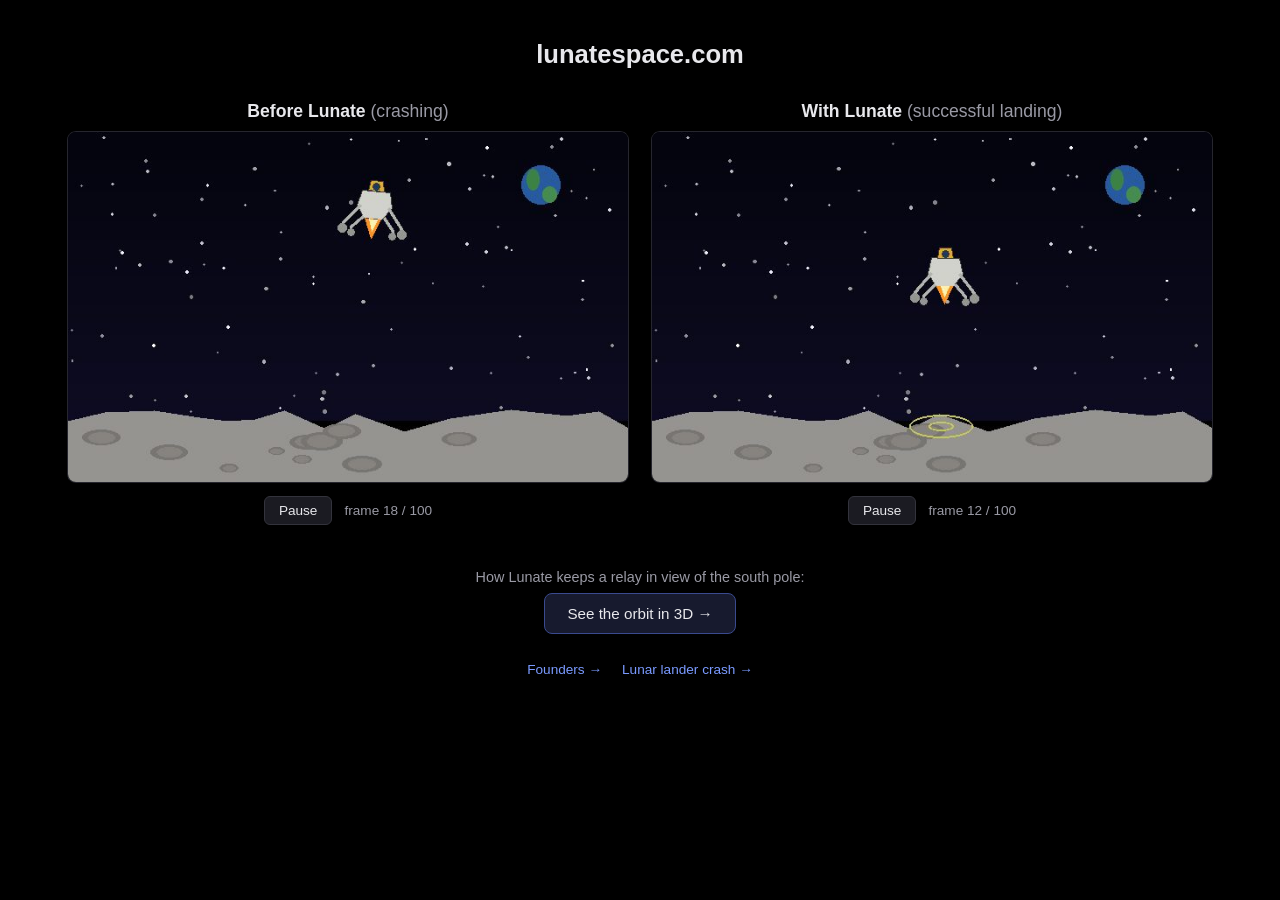
<file: index.html>
<!doctype html>
<html lang="en">
<head>
<meta charset="utf-8">
<meta name="viewport" content="width=device-width, initial-scale=1">
<title>lunatespace.com</title>
<link rel="stylesheet" href="assets/css/site.css">
<style>
  .compare {
    display: flex;
    gap: 24px;
    justify-content: center;
    flex-wrap: wrap;
  }
  .panel {
    flex: 1 1 420px;
    max-width: 560px;
  }
  .panel h2 {
    font-size: 1.1rem;
    font-weight: 600;
    margin: 0 0 4px;
  }
  .panel h2 .tag {
    font-weight: 400;
    color: var(--muted);
  }
  .panel .player {
    margin-top: 10px;
  }
  .feature {
    margin-top: 44px;
    display: flex;
    flex-direction: column;
    align-items: center;
    gap: 8px;
  }
  .feature p {
    margin: 0;
    color: var(--muted);
    font-size: 0.9rem;
  }
  nav.more {
    margin-top: 20px;
    font-size: 0.85rem;
    display: flex;
    gap: 20px;
    justify-content: center;
    flex-wrap: wrap;
  }
  nav.more a {
    color: var(--accent);
    text-decoration: none;
  }
  nav.more a:hover {
    text-decoration: underline;
  }
</style>
</head>
<body>
<main>
  <h1>lunatespace.com</h1>

  <div class="compare">
    <div class="panel">
      <h2>Before Lunate <span class="tag">(crashing)</span></h2>
      <div class="player" id="player-before">
        <div class="loading">loading frames&hellip;</div>
      </div>
      <div class="controls">
        <button id="toggle-before" type="button">Pause</button>
        <span id="label-before">frame 1 / 100</span>
      </div>
    </div>

    <div class="panel">
      <h2>With Lunate <span class="tag">(successful landing)</span></h2>
      <div class="player" id="player-with">
        <div class="loading">loading frames&hellip;</div>
      </div>
      <div class="controls">
        <button id="toggle-with" type="button">Pause</button>
        <span id="label-with">frame 1 / 100</span>
      </div>
    </div>
  </div>

  <div class="feature">
    <p>How Lunate keeps a relay in view of the south pole:</p>
    <a class="btn cta" href="orbit/">See the orbit in 3D &rarr;</a>
    <nav class="more">
      <a href="founders/">Founders &rarr;</a>
      <a href="lunar-lander/">Lunar lander crash &rarr;</a>
    </nav>
  </div>
</main>

<script src="assets/js/flipbook.js"></script>
<script>
  flipbook({
    playerId: "player-before",
    toggleId: "toggle-before",
    labelId: "label-before",
    prefix: "assets/img/lunar-lander/frame-",
    alt: "Lunar lander crash animation"
  });

  flipbook({
    playerId: "player-with",
    toggleId: "toggle-with",
    labelId: "label-with",
    prefix: "assets/img/lunate-landing/frame-",
    alt: "Successful lunar landing animation"
  });
</script>
</body>
</html>
</file>
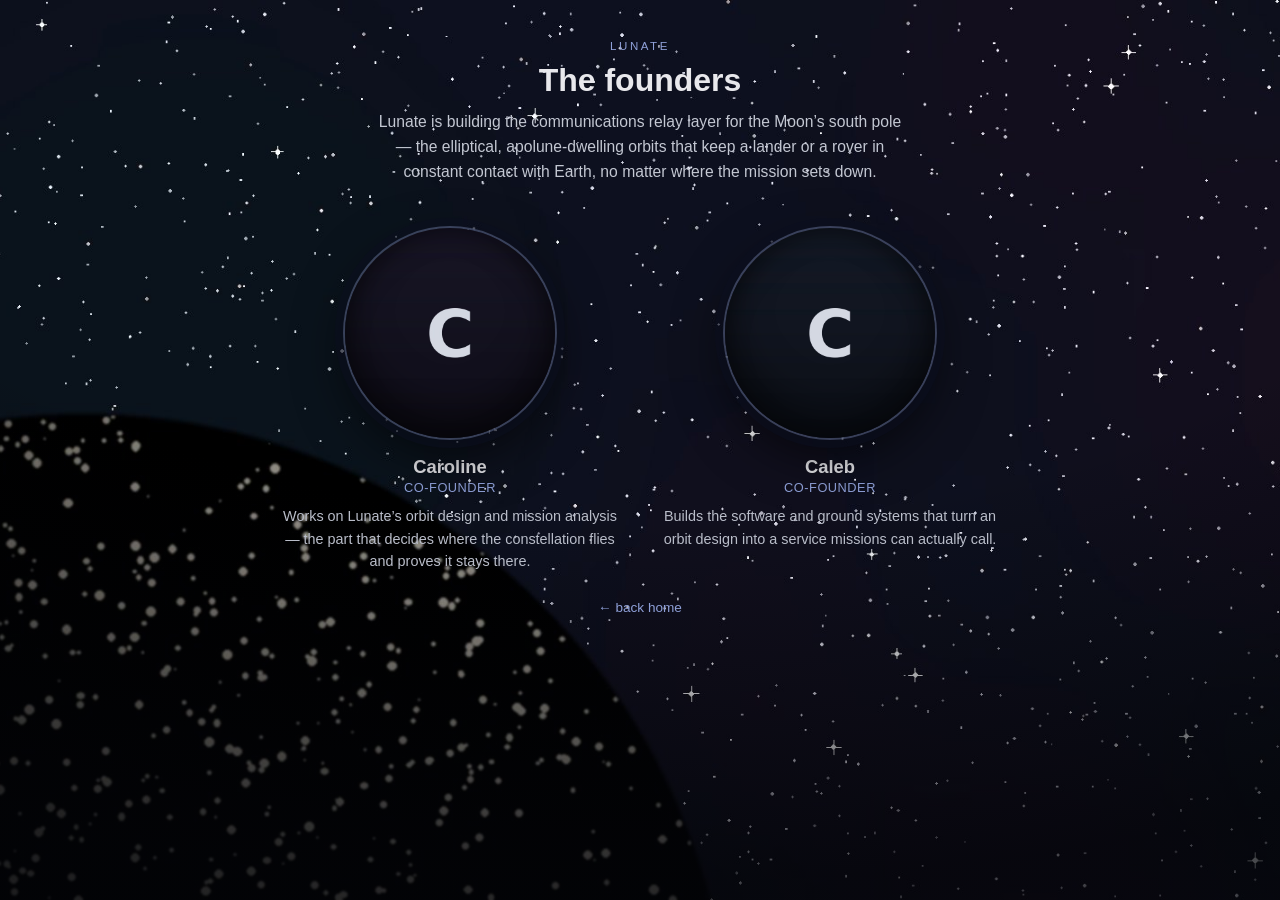
<file: founders/index.html>
<!doctype html>
<html lang="en">
<head>
<meta charset="utf-8">
<meta name="viewport" content="width=device-width, initial-scale=1">
<title>Founders &mdash; lunatespace.com</title>
<link rel="stylesheet" href="../assets/css/site.css">
<style>
  body {
    background:
      radial-gradient(1200px 700px at 70% -10%, rgba(40,44,90,0.35), transparent 60%),
      #05060a;
  }
  .space {
    position: relative;
    min-height: 100vh;
    background: #05060a url("../assets/img/space-bg.jpg") center 30% / cover no-repeat fixed;
  }
  .space::after {
    /* helmet-glass vignette over the whole page */
    content: "";
    position: absolute;
    inset: 0;
    pointer-events: none;
    background: radial-gradient(120% 90% at 50% 8%, transparent 55%, rgba(3,4,8,0.72) 100%);
  }
  main.founders {
    position: relative;
    z-index: 1;
    max-width: 900px;
  }
  .eyebrow {
    font-size: 0.72rem;
    letter-spacing: 0.22em;
    text-transform: uppercase;
    color: #8fa0d8;
    margin: 0 0 10px;
  }
  main.founders h1 {
    font-size: 2rem;
    margin: 0 0 10px;
    text-wrap: balance;
  }
  .mission {
    max-width: 60ch;
    margin: 0 auto 44px;
    color: #c3c7d2;
    font-size: 0.98rem;
    line-height: 1.6;
  }
  .crew {
    display: flex;
    gap: 40px;
    justify-content: center;
    flex-wrap: wrap;
  }
  .founder {
    flex: 1 1 300px;
    max-width: 340px;
  }
  .visor {
    position: relative;
    width: 210px;
    height: 210px;
    margin: 0 auto 18px;
    border-radius: 50%;
    overflow: hidden;
    box-shadow:
      0 0 0 2px rgba(180,196,255,0.28),
      0 0 0 10px rgba(12,16,32,0.55),
      0 18px 50px rgba(0,0,0,0.6);
  }
  .visor img {
    width: 100%;
    height: 100%;
    object-fit: cover;
    display: block;
    filter: saturate(0.96) contrast(1.02);
  }
  .visor::before {
    /* curved glass highlight */
    content: "";
    position: absolute;
    inset: 0;
    background:
      radial-gradient(70% 45% at 30% 18%, rgba(255,255,255,0.35), transparent 60%),
      linear-gradient(200deg, rgba(150,180,255,0.16), transparent 42%);
    mix-blend-mode: screen;
  }
  .visor::after {
    /* dark rim to seat it in the helmet */
    content: "";
    position: absolute;
    inset: 0;
    border-radius: 50%;
    box-shadow: inset 0 -22px 40px rgba(0,0,0,0.55), inset 0 8px 22px rgba(0,0,0,0.35);
  }
  .founder h2 {
    font-size: 1.15rem;
    margin: 0 0 2px;
  }
  .founder .role {
    color: #8fa0d8;
    font-size: 0.8rem;
    letter-spacing: 0.04em;
    text-transform: uppercase;
    margin: 0 0 10px;
  }
  .founder .bio {
    color: #b9bdc9;
    font-size: 0.9rem;
    line-height: 1.55;
    margin: 0;
  }
  main.founders .back { color: #8fa0d8; }
</style>
</head>
<body>
<div class="space">
  <main class="founders">
    <p class="eyebrow">Lunate</p>
    <h1>The founders</h1>
    <p class="mission">
      Lunate is building the communications relay layer for the Moon&rsquo;s south
      pole &mdash; the elliptical, apolune-dwelling orbits that keep a lander or a
      rover in constant contact with Earth, no matter where the mission sets down.
    </p>

    <div class="crew">
      <div class="founder">
        <div class="visor">
          <!-- swap for the real photo: assets/img/founders/caroline.jpg -->
          <img src="../assets/img/founders/caroline.jpg" alt="Caroline, co-founder of Lunate">
        </div>
        <h2>Caroline</h2>
        <p class="role">Co-founder</p>
        <p class="bio">
          <!-- TODO: replace with real bio -->
          Works on Lunate&rsquo;s orbit design and mission analysis &mdash; the part
          that decides where the constellation flies and proves it stays there.
        </p>
      </div>

      <div class="founder">
        <div class="visor">
          <!-- swap for the real photo: assets/img/founders/caleb.jpg -->
          <img src="../assets/img/founders/caleb.jpg" alt="Caleb, co-founder of Lunate">
        </div>
        <h2>Caleb</h2>
        <p class="role">Co-founder</p>
        <p class="bio">
          <!-- TODO: replace with real bio -->
          Builds the software and ground systems that turn an orbit design into a
          service missions can actually call.
        </p>
      </div>
    </div>

    <a class="back" href="../">&larr; back home</a>
  </main>
</div>
</body>
</html>
</file>
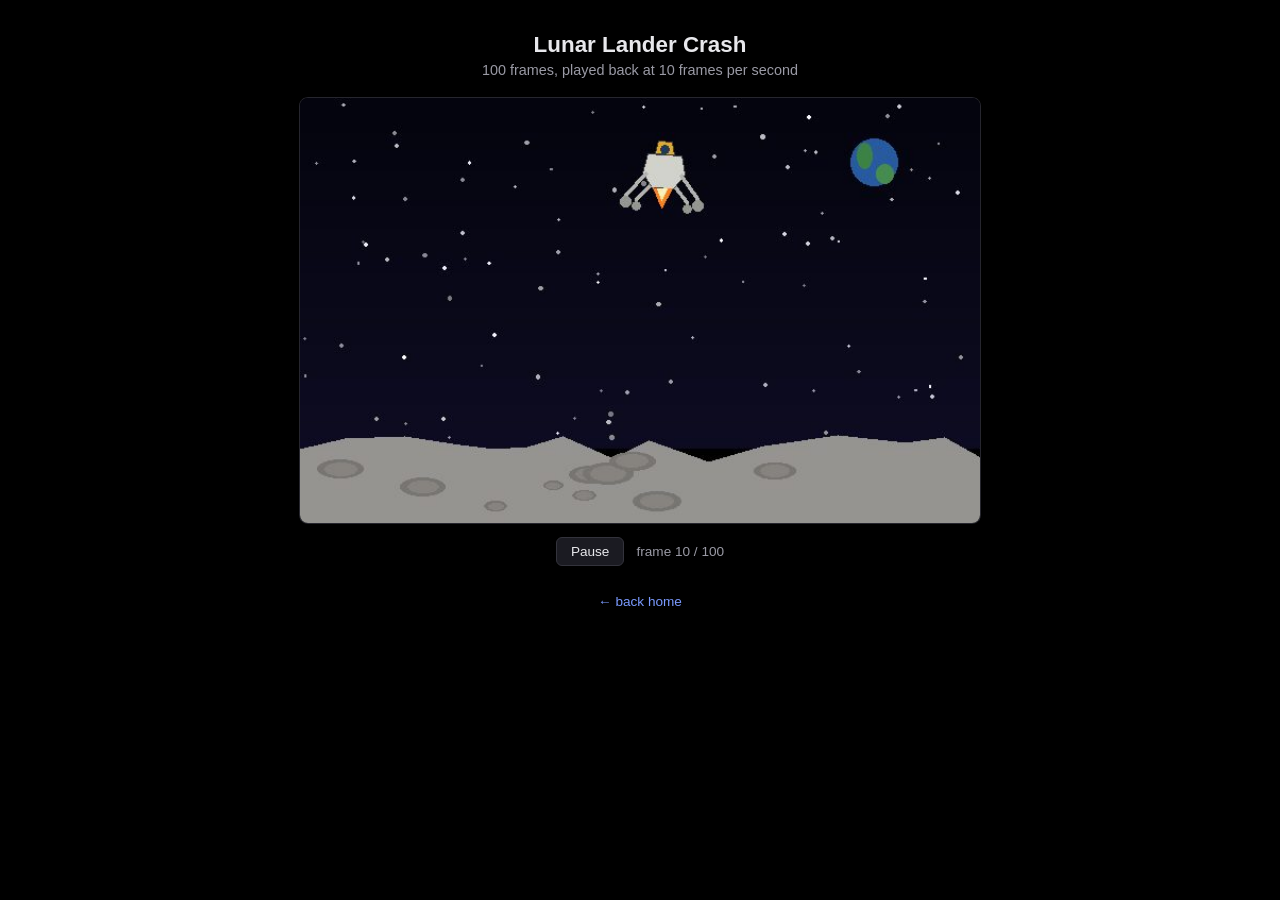
<file: lunar-lander/index.html>
<!doctype html>
<html lang="en">
<head>
<meta charset="utf-8">
<meta name="viewport" content="width=device-width, initial-scale=1">
<title>Lunar Lander Crash &mdash; lunatespace.com</title>
<link rel="stylesheet" href="../assets/css/site.css">
</head>
<body>
<main class="narrow">
  <h1>Lunar Lander Crash</h1>
  <p class="sub">100 frames, played back at 10 frames per second</p>

  <div class="player" id="player">
    <div class="loading">loading frames&hellip;</div>
  </div>

  <div class="controls">
    <button id="toggle" type="button">Pause</button>
    <span id="frameLabel">frame 1 / 100</span>
  </div>

  <a class="back" href="../">&larr; back home</a>
</main>

<script src="../assets/js/flipbook.js"></script>
<script>
  flipbook({
    playerId: "player",
    toggleId: "toggle",
    labelId: "frameLabel",
    prefix: "../assets/img/lunar-lander/frame-",
    alt: "Lunar lander crash animation"
  });
</script>
</body>
</html>
</file>
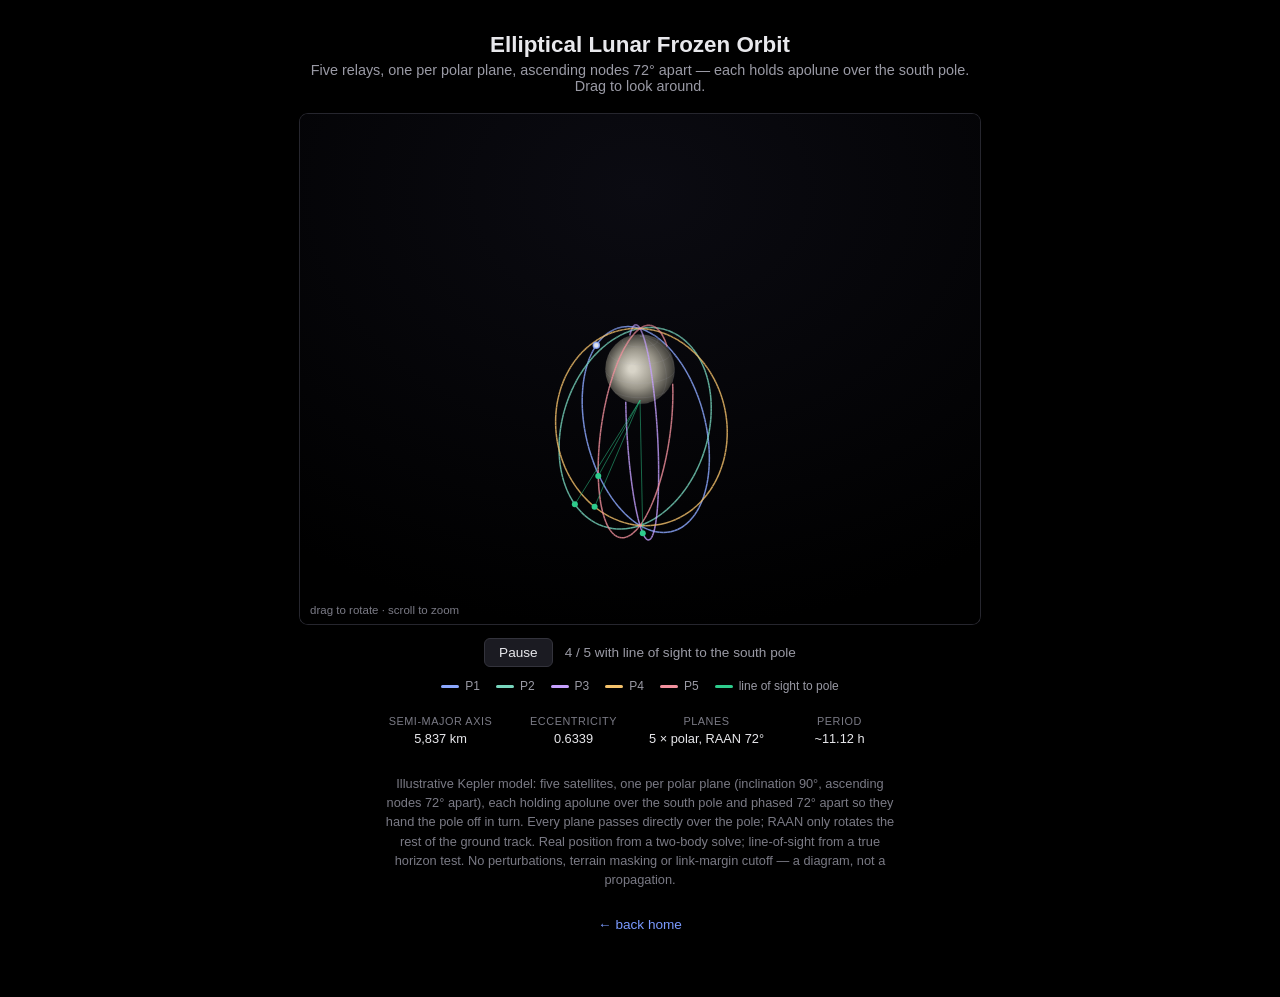
<file: orbit/index.html>
<!doctype html>
<html lang="en">
<head>
<meta charset="utf-8">
<meta name="viewport" content="width=device-width, initial-scale=1">
<title>Elliptical Lunar Frozen Orbit &mdash; lunatespace.com</title>
<link rel="stylesheet" href="../assets/css/site.css">
<style>
  .stage {
    position: relative;
    width: 100%;
    aspect-ratio: 8 / 6;
    background: radial-gradient(120% 120% at 50% 15%, #0b0b12 0%, #000 72%);
    border-radius: 8px;
    overflow: hidden;
    box-shadow: 0 0 0 1px var(--hairline);
    touch-action: none;
    cursor: grab;
  }
  .stage:active { cursor: grabbing; }
  .stage canvas { position: absolute; inset: 0; width: 100%; height: 100%; display: block; }
  .stage .hint {
    position: absolute;
    left: 10px;
    bottom: 8px;
    font-size: 0.72rem;
    color: var(--dim);
    pointer-events: none;
  }
  .legend {
    display: flex;
    gap: 16px;
    justify-content: center;
    flex-wrap: wrap;
    margin-top: 12px;
    font-size: 0.75rem;
    color: var(--muted);
  }
  .legend span { display: inline-flex; align-items: center; gap: 6px; }
  .legend i { width: 18px; height: 3px; border-radius: 2px; display: inline-block; }
  dl.params {
    margin: 22px auto 0;
    max-width: 520px;
    display: grid;
    grid-template-columns: repeat(4, 1fr);
    gap: 4px 12px;
    font-size: 0.8rem;
  }
  dl.params dt {
    color: var(--dim);
    text-transform: uppercase;
    letter-spacing: 0.05em;
    font-size: 0.68rem;
  }
  dl.params dd {
    margin: 0 0 8px;
    font-variant-numeric: tabular-nums;
  }
</style>
</head>
<body>
<main class="narrow">
  <h1>Elliptical Lunar Frozen Orbit</h1>
  <p class="sub">Five relays, one per polar plane, ascending nodes 72&deg; apart &mdash; each holds apolune over the south pole. Drag to look around.</p>

  <div class="stage" id="stage">
    <canvas id="view"></canvas>
    <div class="hint">drag to rotate &middot; scroll to zoom</div>
  </div>

  <div class="controls">
    <button id="toggle" type="button">Pause</button>
    <span id="viewLabel">&ndash; / 5 with line of sight to the south pole</span>
  </div>

  <div class="legend">
    <span><i style="background:#8ca8ff"></i> P1</span>
    <span><i style="background:#78d6be"></i> P2</span>
    <span><i style="background:#c6a0ff"></i> P3</span>
    <span><i style="background:#f5c26b"></i> P4</span>
    <span><i style="background:#f2919e"></i> P5</span>
    <span><i style="background:#2ecc8c"></i> line of sight to pole</span>
  </div>

  <dl class="params">
    <dt>Semi-major axis</dt><dt>Eccentricity</dt><dt>Planes</dt><dt>Period</dt>
    <dd>5,837 km</dd><dd>0.6339</dd><dd>5 &times; polar, RAAN 72&deg;</dd><dd>~11.12 h</dd>
  </dl>

  <p class="note">
    Illustrative Kepler model: five satellites, one per polar plane (inclination
    90&deg;, ascending nodes 72&deg; apart), each holding apolune over the south
    pole and phased 72&deg; apart so they hand the pole off in turn. Every plane
    passes directly over the pole; RAAN only rotates the rest of the ground track.
    Real position from a two-body solve; line-of-sight from a true horizon test. No
    perturbations, terrain masking or link-margin cutoff &mdash; a diagram, not a
    propagation.
  </p>

  <a class="back" href="../">&larr; back home</a>
</main>

<script>
(function () {
  "use strict";

  // ---- constellation definition (units: 1 = 1000 km) ---------------------
  var R_MOON = 1.737;
  var A = 5.837, E = 0.6339;
  var AOP = Math.PI / 2;                 // apolune over the south pole
  var PERIOD_MS = 26000;                 // one orbit per 26 s of animation
  var SATS_PER_PLANE = 1;
  var SUN = norm([0.42, -0.82, 0.38]);

  // Five planes, ascending nodes 72 deg apart. Inclination is 90 deg for every
  // plane so each orbit passes exactly over the pole regardless of RAAN; they
  // separate visually because RAAN swings the plane around the polar axis.
  var PLANE_DEFS = [
    { raan:   0, inc: 90, on: "rgba(140,168,255,0.82)", off: "rgba(140,168,255,0.13)" },
    { raan:  72, inc: 90, on: "rgba(120,214,190,0.80)", off: "rgba(120,214,190,0.12)" },
    { raan: 144, inc: 90, on: "rgba(198,160,255,0.80)", off: "rgba(198,160,255,0.12)" },
    { raan: 216, inc: 90, on: "rgba(245,194,107,0.80)", off: "rgba(245,194,107,0.12)" },
    { raan: 288, inc: 90, on: "rgba(242,145,158,0.80)", off: "rgba(242,145,158,0.12)" }
  ];
  var N_SAT = PLANE_DEFS.length * SATS_PER_PLANE;

  // ---- vector helpers --------------------------------------------------
  function sub(a, b) { return [a[0]-b[0], a[1]-b[1], a[2]-b[2]]; }
  function scale(a, s) { return [a[0]*s, a[1]*s, a[2]*s]; }
  function dot(a, b) { return a[0]*b[0] + a[1]*b[1] + a[2]*b[2]; }
  function cross(a, b) {
    return [a[1]*b[2]-a[2]*b[1], a[2]*b[0]-a[0]*b[2], a[0]*b[1]-a[1]*b[0]];
  }
  function len(a) { return Math.sqrt(dot(a, a)); }
  function norm(a) { var l = len(a) || 1; return [a[0]/l, a[1]/l, a[2]/l]; }
  function rotX(v, c, s) { return [v[0], v[1]*c - v[2]*s, v[1]*s + v[2]*c]; }
  function rotZ(v, c, s) { return [v[0]*c - v[1]*s, v[0]*s + v[1]*c, v[2]]; }

  var cAOP = Math.cos(AOP), sAOP = Math.sin(AOP);
  var PLANES = PLANE_DEFS.map(function (p) {
    return {
      cR: Math.cos(p.raan * Math.PI/180), sR: Math.sin(p.raan * Math.PI/180),
      cI: Math.cos(p.inc  * Math.PI/180), sI: Math.sin(p.inc  * Math.PI/180),
      on: p.on, off: p.off
    };
  });

  // ---- Kepler --------------------------------------------------------
  function trueAnomaly(M) {
    M = ((M % (2*Math.PI)) + 2*Math.PI) % (2*Math.PI);
    var Ecc = M;
    for (var i = 0; i < 8; i++) {
      Ecc = Ecc - (Ecc - E*Math.sin(Ecc) - M) / (1 - E*Math.cos(Ecc));
    }
    return 2 * Math.atan2(
      Math.sqrt(1 + E) * Math.sin(Ecc/2),
      Math.sqrt(1 - E) * Math.cos(Ecc/2)
    );
  }

  // world position for true anomaly nu in a given plane
  function orbitPos(nu, pl) {
    var r = A * (1 - E*E) / (1 + E*Math.cos(nu));
    var p = [r*Math.cos(nu), r*Math.sin(nu), 0];   // perifocal
    p = rotZ(p, cAOP, sAOP);                       // argument of periapsis
    p = rotX(p, pl.cI, pl.sI);                     // inclination
    p = rotZ(p, pl.cR, pl.sR);                     // RAAN
    return p;
  }

  var SOUTH_POLE = [0, 0, -R_MOON];
  var POLE_NORMAL = [0, 0, -1];
  function seesPole(sat) { return dot(sub(sat, SOUTH_POLE), POLE_NORMAL) > 0; }

  function occluded(P, cam) {
    var d = sub(P, cam);
    var dist = len(d);
    var dir = scale(d, 1/dist);
    var L = scale(cam, -1);
    var tca = dot(L, dir);
    var d2 = dot(L, L) - tca*tca;
    if (d2 > R_MOON*R_MOON) return false;
    var t0 = tca - Math.sqrt(R_MOON*R_MOON - d2);
    return t0 > 1e-4 && t0 < dist - 2e-3;
  }

  // ---- canvas / camera ------------------------------------------
  var stage = document.getElementById("stage");
  var canvas = document.getElementById("view");
  var ctx = canvas.getContext("2d");
  var toggleBtn = document.getElementById("toggle");
  var viewLabel = document.getElementById("viewLabel");

  var W = 0, H = 0, DPR = 1;
  function resize() {
    DPR = Math.min(window.devicePixelRatio || 1, 2);
    W = stage.clientWidth;
    H = stage.clientHeight;
    canvas.width = Math.round(W * DPR);
    canvas.height = Math.round(H * DPR);
  }
  window.addEventListener("resize", resize);
  resize();

  var az = -0.9, el = 0.40, D = 30;
  var FOV = 46 * Math.PI / 180;

  function makeCam() {
    var cam = [
      D * Math.cos(el) * Math.cos(az),
      D * Math.cos(el) * Math.sin(az),
      D * Math.sin(el)
    ];
    var f = norm(scale(cam, -1));
    var rt = norm(cross(f, [0, 0, 1]));
    var up = cross(rt, f);
    return { pos: cam, f: f, rt: rt, up: up, focal: 0.5 * H / Math.tan(FOV / 2) };
  }

  function project(P, cam) {
    var d = sub(P, cam.pos);
    var zc = dot(d, cam.f);
    if (zc <= 0.05) return null;
    return {
      x: W/2 + cam.focal * dot(d, cam.rt) / zc,
      y: H/2 - cam.focal * dot(d, cam.up) / zc,
      z: zc,
      s: cam.focal / zc
    };
  }

  // ---- drawing --------------------------------------------------
  function drawMoon(cam) {
    var c = project([0, 0, 0], cam);
    if (!c) return;
    var screenR = cam.focal * R_MOON / D;
    var lit = project(scale(SUN, R_MOON * 0.85), cam);
    var lx = lit ? lit.x : c.x, ly = lit ? lit.y : c.y;

    var g = ctx.createRadialGradient(lx, ly, screenR * 0.1, c.x, c.y, screenR * 1.15);
    g.addColorStop(0, "#d8d4c8");
    g.addColorStop(0.45, "#9a968a");
    g.addColorStop(0.8, "#4c4a44");
    g.addColorStop(1, "#141414");
    ctx.fillStyle = g;
    ctx.beginPath();
    ctx.arc(c.x, c.y, screenR, 0, 2*Math.PI);
    ctx.fill();

    ctx.lineWidth = 1;
    ctx.strokeStyle = "rgba(180,180,190,0.10)";
    var i, j, first, p, w, nrm;
    for (i = -60; i <= 60; i += 30) {
      var latR = Math.cos(i*Math.PI/180) * R_MOON;
      var z = Math.sin(i*Math.PI/180) * R_MOON;
      first = true; ctx.beginPath();
      for (j = 0; j <= 360; j += 8) {
        w = [latR*Math.cos(j*Math.PI/180), latR*Math.sin(j*Math.PI/180), z];
        nrm = norm(w);
        p = project(w, cam);
        if (!p || dot(nrm, sub(cam.pos, w)) <= 0) { first = true; continue; }
        if (first) { ctx.moveTo(p.x, p.y); first = false; } else ctx.lineTo(p.x, p.y);
      }
      ctx.stroke();
    }
    for (i = 0; i < 180; i += 30) {
      first = true; ctx.beginPath();
      for (j = -90; j <= 90; j += 6) {
        var cr = Math.cos(j*Math.PI/180) * R_MOON;
        w = [cr*Math.cos(i*Math.PI/180), cr*Math.sin(i*Math.PI/180), Math.sin(j*Math.PI/180)*R_MOON];
        nrm = norm(w);
        p = project(w, cam);
        if (!p || dot(nrm, sub(cam.pos, w)) <= 0) { first = true; continue; }
        if (first) { ctx.moveTo(p.x, p.y); first = false; } else ctx.lineTo(p.x, p.y);
      }
      ctx.stroke();
    }

    var sp = project(SOUTH_POLE, cam);
    var facing = dot(POLE_NORMAL, sub(cam.pos, SOUTH_POLE)) > 0;
    if (sp && facing) {
      ctx.strokeStyle = "#e8e8ec";
      ctx.fillStyle = "#e8e8ec";
      ctx.lineWidth = 1.5;
      ctx.beginPath(); ctx.arc(sp.x, sp.y, 4, 0, 2*Math.PI); ctx.stroke();
      ctx.font = "600 12px -apple-system, system-ui, sans-serif";
      ctx.fillText("S", sp.x + 8, sp.y + 4);
    }
  }

  function drawOrbit(cam, pl, frontPass) {
    var STEPS = 200;
    var prev = null, prevOcc = false;
    for (var k = 0; k <= STEPS; k++) {
      var nu = k / STEPS * 2*Math.PI;
      var w = orbitPos(nu, pl);
      var p = project(w, cam);
      var occ = p ? occluded(w, cam.pos) : true;
      if (p && prev) {
        var hidden = occ || prevOcc;
        if (hidden !== frontPass) {   // back pass draws hidden segs, front pass draws visible
          ctx.beginPath();
          ctx.moveTo(prev.x, prev.y);
          ctx.lineTo(p.x, p.y);
          ctx.strokeStyle = hidden ? pl.off : pl.on;
          ctx.lineWidth = hidden ? 1 : 1.5;
          ctx.stroke();
        }
      }
      prev = p; prevOcc = occ;
    }
  }

  function drawSats(cam, tMs) {
    var inView = 0;
    var poleP = project(SOUTH_POLE, cam);
    var stagger = 2*Math.PI / N_SAT;
    for (var pi = 0; pi < PLANES.length; pi++) {
      for (var j = 0; j < SATS_PER_PLANE; j++) {
        var M = 2*Math.PI * (j / SATS_PER_PLANE)
              + pi * stagger
              + 2*Math.PI * tMs / PERIOD_MS;
        var w = orbitPos(trueAnomaly(M), PLANES[pi]);
        var sees = seesPole(w);
        if (sees) inView++;
        var p = project(w, cam);
        if (!p) continue;
        var occ = occluded(w, cam.pos);

        if (sees && poleP && !occ) {
          ctx.beginPath();
          ctx.moveTo(p.x, p.y);
          ctx.lineTo(poleP.x, poleP.y);
          ctx.strokeStyle = "rgba(46,204,140,0.5)";
          ctx.lineWidth = 1;
          ctx.stroke();
        }

        var rad = Math.max(3, Math.min(6, p.s * 0.085));
        ctx.beginPath();
        ctx.arc(p.x, p.y, rad, 0, 2*Math.PI);
        if (occ) {
          ctx.fillStyle = sees ? "rgba(46,204,140,0.35)" : "rgba(150,150,160,0.30)";
        } else {
          ctx.fillStyle = sees ? "#2ecc8c" : "#dfe1e8";
        }
        ctx.fill();
        if (!occ && !sees) {
          ctx.lineWidth = 1.5;
          ctx.strokeStyle = PLANES[pi].on;
          ctx.stroke();
        }
      }
    }
    viewLabel.textContent = inView + " / " + N_SAT + " with line of sight to the south pole";
  }

  // ---- loop --------------------------------------------------
  var reduce = window.matchMedia && window.matchMedia("(prefers-reduced-motion: reduce)").matches;
  var running = !reduce;
  var simT = reduce ? PERIOD_MS * 0.28 : 0;
  var last = null;
  var dragging = false, px = 0, py = 0;

  function frame(now) {
    if (last === null) last = now;
    var dt = now - last;
    last = now;
    if (running) {
      simT += dt;
      if (!dragging) az += dt * 0.00006;
    }

    ctx.setTransform(DPR, 0, 0, DPR, 0, 0);
    ctx.clearRect(0, 0, W, H);
    var cam = makeCam();

    var pi;
    for (pi = 0; pi < PLANES.length; pi++) drawOrbit(cam, PLANES[pi], false); // behind Moon
    drawMoon(cam);
    for (pi = 0; pi < PLANES.length; pi++) drawOrbit(cam, PLANES[pi], true);  // in front
    drawSats(cam, simT);

    requestAnimationFrame(frame);
  }
  requestAnimationFrame(frame);

  if (reduce) toggleBtn.textContent = "Play";
  toggleBtn.addEventListener("click", function () {
    running = !running;
    toggleBtn.textContent = running ? "Pause" : "Play";
    last = null;
  });

  // ---- interaction --------------------------------------------
  stage.addEventListener("pointerdown", function (e) {
    dragging = true; px = e.clientX; py = e.clientY;
    stage.setPointerCapture(e.pointerId);
  });
  stage.addEventListener("pointermove", function (e) {
    if (!dragging) return;
    az -= (e.clientX - px) * 0.008;
    el += (e.clientY - py) * 0.008;
    el = Math.max(-1.45, Math.min(1.45, el));
    px = e.clientX; py = e.clientY;
  });
  function endDrag(e) {
    dragging = false;
    try { stage.releasePointerCapture(e.pointerId); } catch (err) {}
  }
  stage.addEventListener("pointerup", endDrag);
  stage.addEventListener("pointercancel", endDrag);
  stage.addEventListener("wheel", function (e) {
    e.preventDefault();
    D = Math.max(14, Math.min(64, D * (1 + Math.sign(e.deltaY) * 0.08)));
  }, { passive: false });
})();
</script>
</body>
</html>
</file>
<file: assets/css/site.css>
/* lunatespace.com — shared styles */

:root {
  color-scheme: dark;

  --bg: #000;
  --fg: #e8e8ec;
  --muted: #9a9aa5;
  --dim: #7a7a85;
  --hairline: #26262e;
  --border: #33333c;
  --surface: #1b1b22;
  --surface-hover: #26262e;
  --accent: #7a9aff;

  --font: -apple-system, BlinkMacSystemFont, "Segoe UI", Roboto, sans-serif;
}

html, body {
  margin: 0;
  padding: 0;
  background: var(--bg);
  color: var(--fg);
  font-family: var(--font);
}

main {
  max-width: 1200px;
  margin: 0 auto;
  padding: 40px 16px 64px;
  text-align: center;
}

main.narrow {
  max-width: 680px;
  padding-top: 32px;
}

h1 {
  font-size: 1.6rem;
  margin: 0 0 32px;
}

main.narrow h1 {
  font-size: 1.4rem;
  font-weight: 600;
  margin: 0 0 4px;
}

p.sub {
  margin: 0 0 20px;
  color: var(--muted);
  font-size: 0.9rem;
}

p.note {
  margin: 20px auto 0;
  max-width: 520px;
  font-size: 0.8rem;
  line-height: 1.5;
  color: var(--dim);
}

/* Frame-sequence player (flipbook) */
.player {
  position: relative;
  width: 100%;
  aspect-ratio: 640 / 400;
  background: #000;
  border-radius: 8px;
  overflow: hidden;
  box-shadow: 0 0 0 1px var(--hairline);
}

.player img {
  position: absolute;
  inset: 0;
  width: 100%;
  height: 100%;
  display: none;
}

.player .loading {
  position: absolute;
  inset: 0;
  display: flex;
  align-items: center;
  justify-content: center;
  font-size: 0.85rem;
  color: var(--dim);
}

.controls {
  margin-top: 14px;
  display: flex;
  align-items: center;
  justify-content: center;
  gap: 12px;
  font-size: 0.85rem;
  color: var(--muted);
}

/* Buttons and button-styled links */
button,
.btn {
  background: var(--surface);
  color: var(--fg);
  border: 1px solid var(--border);
  border-radius: 6px;
  padding: 6px 14px;
  font-size: 0.85rem;
  font-family: inherit;
  cursor: pointer;
  text-decoration: none;
  display: inline-block;
}

button:hover,
.btn:hover {
  background: var(--surface-hover);
}

button:focus-visible,
.btn:focus-visible,
a:focus-visible {
  outline: 2px solid var(--accent);
  outline-offset: 2px;
}

/* Primary call-to-action */
.btn.cta {
  padding: 11px 22px;
  font-size: 0.95rem;
  border-radius: 8px;
  border-color: #3a4a8f;
  background: #171a2e;
}

.btn.cta:hover {
  background: #1e2340;
  border-color: #4a5ab0;
}

a.back {
  display: inline-block;
  margin-top: 28px;
  color: var(--accent);
  font-size: 0.85rem;
  text-decoration: none;
}

a.back:hover {
  text-decoration: underline;
}
</file>
